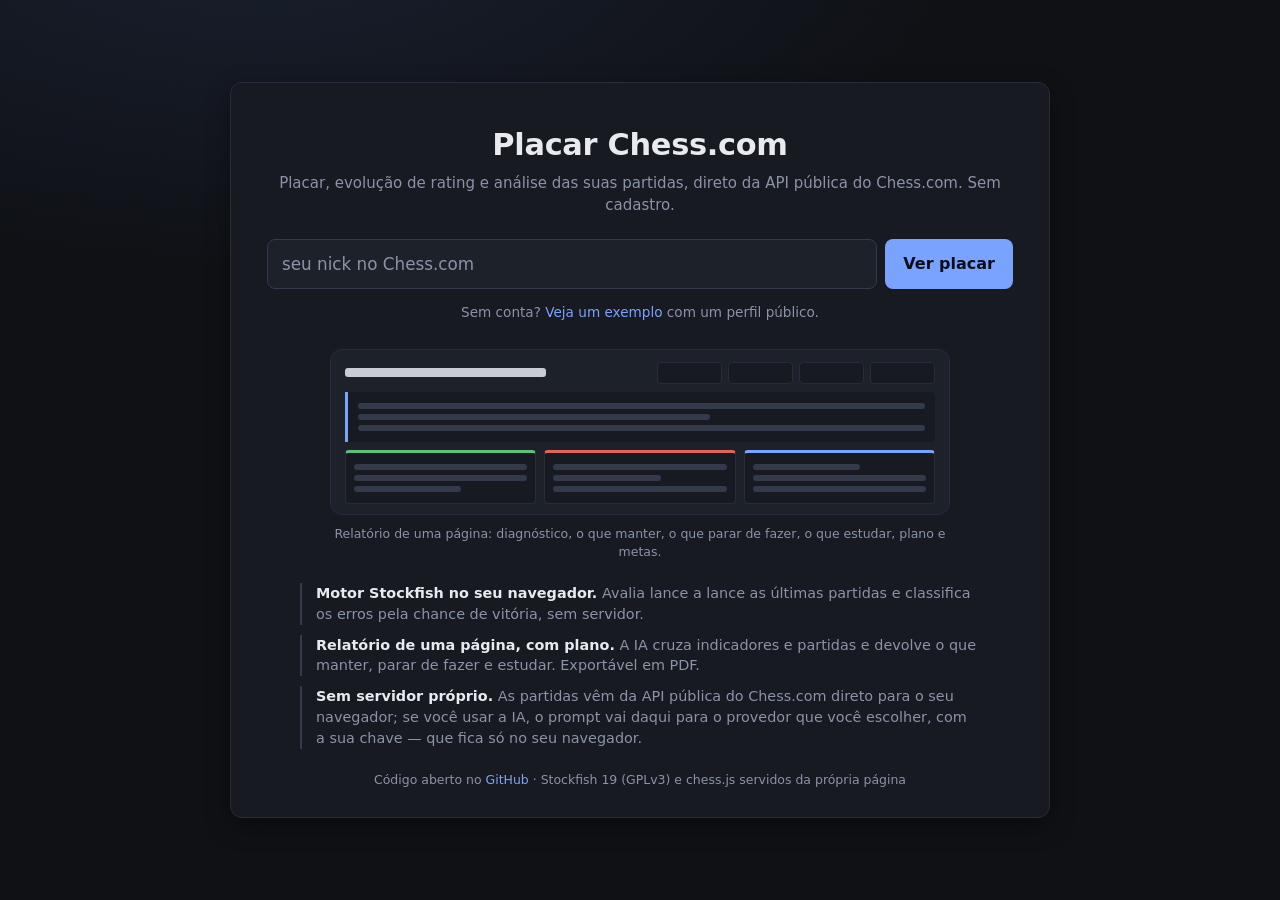
<file: index.html>
<!doctype html>
<html lang="pt-BR">
<head>
<meta charset="utf-8">
<meta name="viewport" content="width=device-width, initial-scale=1">
<title>Placar Chess.com — estatísticas e análise de partidas</title>
<meta name="description" content="Placar, evolução de rating e análise das suas partidas do Chess.com: aberturas, precisão, sessões, tilt e horários. Sem cadastro, direto no navegador.">
<meta name="theme-color" content="#0f1115">
<link rel="canonical" href="https://chess-placar.vercel.app/">
<meta property="og:url" content="https://chess-placar.vercel.app/">
<meta property="og:title" content="Placar Chess.com">
<meta property="og:description" content="Placar, evolução de rating e análise das suas partidas do Chess.com. Sem cadastro, direto no navegador.">
<meta property="og:type" content="website">
<meta property="og:locale" content="pt_BR">
<meta property="og:image" content="https://chess-placar.vercel.app/og.png">
<meta property="og:image:width" content="1200">
<meta property="og:image:height" content="630">
<meta name="twitter:card" content="summary_large_image">
<link rel="icon" href="data:image/svg+xml,<svg xmlns='http://www.w3.org/2000/svg' viewBox='0 0 100 100'><text y='.9em' font-size='90'>♟️</text></svg>">
<link rel="stylesheet" href="css/estilo.css">
</head>
<body>
<main>
  <section id="inicio" class="box">
    <h1>Placar Chess.com</h1>
    <p>Placar, evolução de rating e análise das suas partidas, direto da API pública do Chess.com. Sem cadastro.</p>
    <div class="campo"><input id="nickInicio" placeholder="seu nick no Chess.com" autocomplete="off" spellcheck="false" list="nicks"><button type="button" id="btnInicio">Ver placar</button></div>
    <p class="exemplo">Sem conta? <a href="#" id="exemplo">Veja um exemplo</a> com um perfil público.</p>
    <!-- ilustração do relatório de uma página: só marcação e CSS (sem imagem nem dado real), acompanha o tema -->
    <div class="amostra" aria-hidden="true">
      <div class="amostraCab"><span></span><i></i><i></i><i></i><i></i></div>
      <div class="amostraLede"><b></b><b class="curta"></b><b></b></div>
      <div class="amostraCols"><div class="manter"><b></b><b></b><b class="curta"></b></div><div class="parar"><b></b><b class="curta"></b><b></b></div><div class="estudar"><b class="curta"></b><b></b><b></b></div></div>
    </div>
    <small>Relatório de uma página: diagnóstico, o que manter, o que parar de fazer, o que estudar, plano e metas.</small>
    <ul class="porque">
      <li><b>Motor Stockfish no seu navegador.</b> Avalia lance a lance as últimas partidas e classifica os erros pela chance de vitória, sem servidor.</li>
      <li><b>Relatório de uma página, com plano.</b> A IA cruza indicadores e partidas e devolve o que manter, parar de fazer e estudar. Exportável em PDF.</li>
      <li><b>Sem servidor próprio.</b> As partidas vêm da API pública do Chess.com direto para o seu navegador; se você usar a IA, o prompt vai daqui para o provedor que você escolher, com a sua chave — que fica só no seu navegador.</li>
    </ul>
    <p class="rodapeInicio">Código aberto no <a href="https://github.com/luizspinelli/chess-placar" target="_blank" rel="noopener">GitHub</a> · Stockfish 19 (GPLv3) e chess.js servidos da própria página</p>
  </section>
  <header id="contexto">
    <h1 class="tituloPainel"><button type="button" id="filtrosToggle" aria-expanded="false" aria-controls="f"><span class="rotAmpliar">Placar Chess.com — </span><span id="ctxTexto">Filtros e opções</span><i aria-hidden="true">⌄</i></button></h1>
    <button type="button" id="btnDiag" hidden aria-haspopup="dialog" aria-expanded="false">Diagnóstico</button>
    <button type="button" id="btnLink" title="Copia um link que abre esta página já com estes filtros">Copiar link</button>
    <div class="seg" id="tema"><button type="button" data-tema="escuro">Escuro</button><button type="button" data-tema="claro">Claro</button></div>
  </header>
  <!-- o status vive fora do formulário: com o painel fechado ele continua sendo o único sinal de que a busca anda -->
  <p id="status" role="status"></p>
  <div id="prox"><div id="proxBar"></div><span id="proxTxt"></span></div>
  <form id="f" class="box">
    <div><label for="nick">Nick</label><input id="nick" required autocomplete="off" spellcheck="false" list="nicks"><datalist id="nicks"></datalist>
      <div id="recentes" class="chips"></div></div>
    <div role="group" aria-labelledby="rotPeriodo"><label id="rotPeriodo">Período</label>
      <input type="hidden" id="periodo" value="ano">
      <div class="seg" id="periodoTipo"><button type="button" data-tipo="relativo">Relativo</button><button type="button" data-tipo="absoluto">Absoluto</button></div>
      <div id="relativo">
        <div class="grade"><span>Dias</span><div style="--cols:5"><button type="button" data-p="1d">1</button><button type="button" data-p="3d">3</button><button type="button" data-p="7d">7</button><button type="button" data-p="14d">14</button><button type="button" data-p="30d">30</button></div></div>
        <div class="grade"><span>Meses</span><div><button type="button" data-p="3m">3</button><button type="button" data-p="6m">6</button><button type="button" data-p="12m">12</button></div></div>
        <div class="grade"><span>Calendário</span><div style="--cols:4"><button type="button" data-p="hoje" title="Desde a meia-noite de hoje">Hoje</button><button type="button" data-p="mes" title="Do dia 1º deste mês até agora">Mês</button><button type="button" data-p="mes-1" title="Mês passado inteiro">Anterior</button><button type="button" data-p="ano" title="De 1º de janeiro até agora">Ano</button></div></div>
        <div class="livre"><input id="pNum" type="number" min="1" max="999" placeholder="duração" aria-label="Duração"><select id="pUni" aria-label="Unidade de tempo"><option value="d">dias</option><option value="w">semanas</option><option value="m">meses</option></select></div>
      </div>
    </div>
    <div id="custom" hidden>
      <div><label for="data">Início</label><div class="inline"><input id="data" type="date"><input id="hora" type="time" value="00:00"></div></div>
      <div><label for="dataFim">Fim <small>(opcional)</small></label><div class="inline"><input id="dataFim" type="date"><input id="horaFim" type="time" value="23:59"></div></div>
    </div>
    <div class="inline">
      <label><input type="checkbox" name="tc" value="bullet" checked>bullet</label>
      <label><input type="checkbox" name="tc" value="blitz" checked>blitz</label>
      <label><input type="checkbox" name="tc" value="rapid" checked>rápida</label>
      <label><input type="checkbox" name="tc" value="daily" checked>diária</label>
    </div>
    <div class="inline">
      <label title="Partidas contra bots, treinador (Coach) ou não ranqueadas ficam fora de tudo"><input type="checkbox" id="soHumanos" checked>Ignorar bots e amistosas</label>
      <label title="Compara com o mesmo recorte imediatamente anterior. Vem ligada nos períodos relativos de até ~6 meses; dobra o número de requisições à API."><input type="checkbox" id="comparar">Comparar com período anterior</label>
    </div>
    <div class="inline">
      <label><input type="checkbox" id="auto">Atualizar a cada</label>
      <select id="intervalo">
        <option value="30">30 s</option>
        <option value="60" selected>1 min</option>
        <option value="120">2 min</option>
        <option value="300">5 min</option>
      </select>
    </div>
    <button type="submit" id="btn">Buscar partidas</button>
  </form>

  <section id="placar" class="box">
    <div id="perfil" hidden></div>
    <div id="abas" class="abas" role="tablist" hidden></div>
    <div class="faixa">
      <div class="tally">
        <div><strong id="nw" class="w">0</strong><span>vitórias</span></div>
        <div><strong id="nd" class="d">0</strong><span>empates</span></div>
        <div><strong id="nl" class="l">0</strong><span>derrotas</span></div>
        <div><strong id="nr">0</strong><span>rating</span></div>
      </div>
      <div class="placarInfo">
        <div class="bar"><i class="w"></i><i class="d"></i><i class="l"></i></div>
        <div class="resumo"><span id="rtotal"></span><span id="rpct"></span></div>
        <div class="resumo" id="rating"></div>
        <div class="resumo" id="comparativo" hidden></div>
      </div>
      <div id="resumo" hidden><div id="resumoMini"></div></div>
      <div id="resumoGrafico"></div>
    </div>
  </section>

  <section id="kpis" class="box">
    <h2 class="tituloSecao">Evidência</h2>
    <div class="abasWrap"><div id="abasKpi" class="abas" role="tablist"></div></div>
    <div id="kpiGrid"></div>
  </section>

  <section id="partidas" class="box">
    <button type="button" id="listaToggle" aria-expanded="false" aria-controls="lista">Ver as partidas ▾</button>
    <div class="pag">
      <span id="pagInfo"></span>
      <span class="inline">
        <input id="filtro" placeholder="filtrar adversário" autocomplete="off" spellcheck="false" aria-label="Filtrar partidas por adversário">
        <select id="porPagina"><option value="10">10</option><option value="20" selected>20</option><option value="50">50</option></select>
        <button type="button" id="pagAnt" aria-label="Página anterior">‹</button><span id="pagNum"></span><button type="button" id="pagProx" aria-label="Próxima página">›</button>
        <button type="button" id="csv" title="Baixar as partidas desta modalidade e período em CSV">CSV</button>
      </span>
    </div>
    <ul id="lista"></ul>
  </section>
  <div id="modal">
    <div class="janela">
      <div class="topo"><h2>Rating</h2><div id="modalAbas" class="abas" role="tablist"></div>
        <span id="modalOpcoes" class="inline"><label>eixo</label><select name="eixo"><option value="partidas">por partida</option><option value="tempo">por tempo</option></select><label><input type="checkbox" name="media" checked>média móvel (10)</label><label><input type="checkbox" name="pontos" checked>pontos</label></span>
        <button type="button" class="fechar" id="modalFechar" aria-label="Fechar">✕</button></div>
      <div id="modalResumo"></div>
      <div class="corpo" id="modalCorpo"><div class="tip" id="modalTip"></div></div>
    </div>
  </div>
  <div id="modalAnalise" role="dialog" aria-modal="true" aria-labelledby="anTitulo">
    <div class="janela">
      <div class="topo"><h2 id="anTitulo">Diagnóstico</h2><button type="button" class="fechar" id="anFechar" aria-label="Fechar">✕</button></div>
      <div class="corpo" id="anDestino">
        <section id="analise"><div id="analiseCorpo"></div></section>
      </div>
    </div>
  </div>
  <div id="modalAb">
    <div class="janela">
      <div class="topo"><h2 id="abNome"></h2><button type="button" id="abFechar" aria-label="Fechar">✕</button></div>
      <div class="corpo">
        <img id="abImg" alt="" hidden>
        <p class="aviso" id="abAviso" hidden></p>
        <p class="lances" id="abLances"></p>
        <p class="aviso" id="abLegenda" hidden>a linha que você mais joga nesta abertura</p>
        <a id="abLink" target="_blank" rel="noopener">Ver a abertura no Chess.com →</a>
      </div>
    </div>
  </div>
</main>

<div id="dica" role="tooltip" hidden></div>
<!-- scripts clássicos, em ordem de dependência de carga (app.js por último); sem bundler para continuar abrindo via file:// -->
<script src="js/base.js"></script>
<script src="js/armazem.js"></script>
<script src="js/periodo.js"></script>
<script src="js/aberturas.js"></script>
<script src="vendor/chess.js/chess.js"></script>
<script src="js/motor.js"></script>
<script src="js/erros.js"></script>
<script src="js/indicadores.js"></script>
<script src="js/grafico.js"></script>
<script src="js/ia.js"></script>
<script src="js/partidas.js"></script>
<script src="js/placar.js"></script>
<script src="js/busca.js"></script>
<script src="js/app.js"></script>
</body>
</html>
</file>
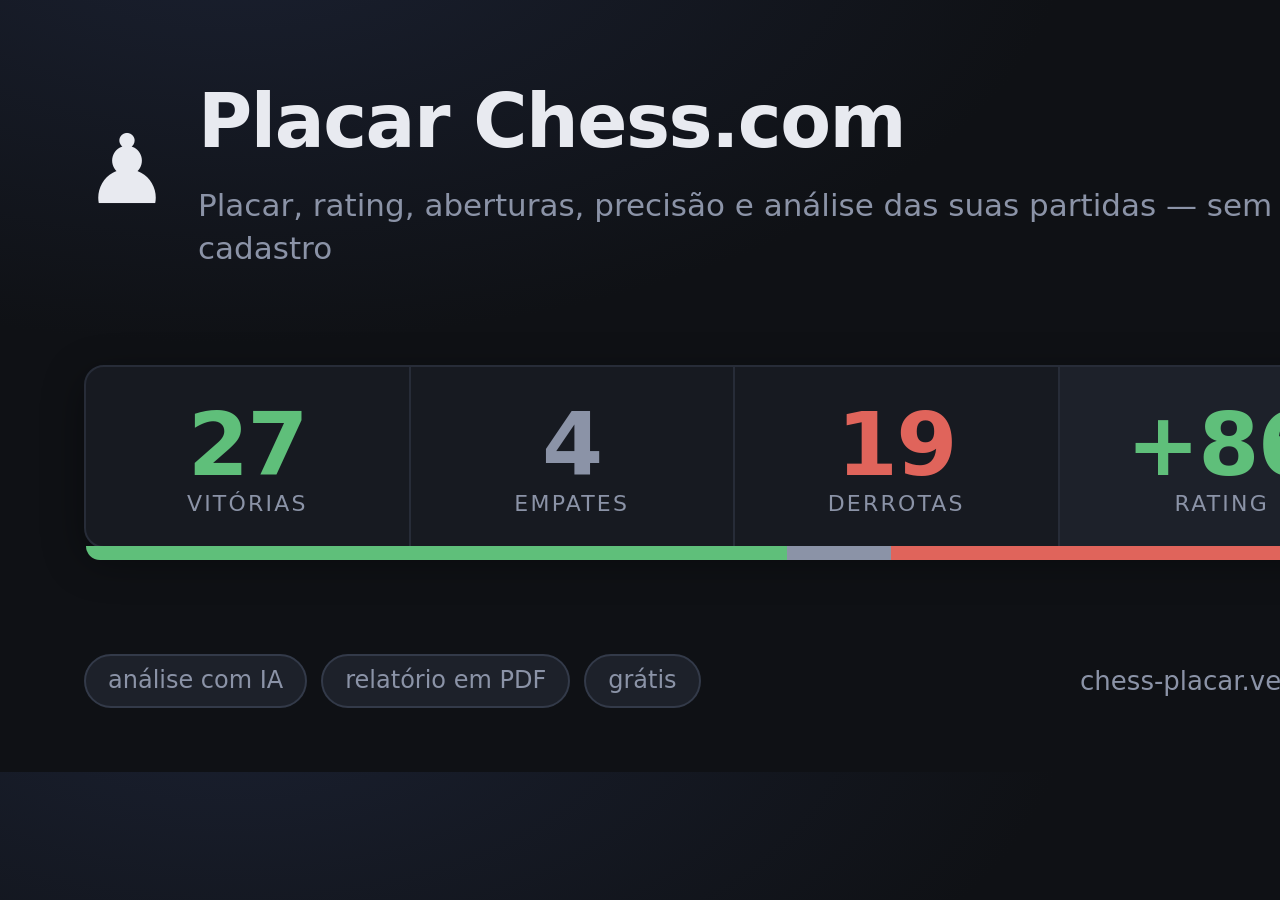
<file: og-card.html>
<!doctype html>
<html lang="pt-BR">
<head>
<meta charset="utf-8">
<style>
  *{margin:0;box-sizing:border-box}
  body{width:1470px;height:772px;overflow:hidden;background:radial-gradient(1400px 700px at 18% -10%,#1a2030 0%,#0f1115 60%);color:#e8eaf0;font:15px/1.4 Inter,system-ui,"Segoe UI",Roboto,sans-serif;display:flex;flex-direction:column;justify-content:space-between;padding:70px 84px 64px}
  .topo{display:flex;align-items:center;gap:28px}
  .peao{font-size:96px;line-height:1}
  h1{font-size:74px;font-weight:800;letter-spacing:-.02em}
  .sub{font-size:31px;color:#8b93a7;margin-top:10px}
  .tally{display:grid;grid-template-columns:repeat(4,1fr);background:#171a21;border:2px solid #272c38;border-radius:20px;overflow:hidden;box-shadow:0 12px 40px rgba(0,0,0,.4)}
  .tally div{padding:34px 12px 26px;text-align:center;border-right:2px solid #272c38}
  .tally div:last-child{border-right:0;background:#1d212a}
  .tally strong{display:block;font-size:88px;font-weight:800;line-height:1;letter-spacing:-.02em;font-variant-numeric:tabular-nums}
  .tally span{color:#8b93a7;font-size:22px;text-transform:uppercase;letter-spacing:.1em}
  .w{color:#5fbf7a}.l{color:#e0645b}.d{color:#8b93a7}.r{color:#5fbf7a}
  .bar{display:flex;height:14px;border-radius:0 0 18px 18px;overflow:hidden;margin:-2px 2px 0}
  .bar i{height:100%}
  .rodape{display:flex;justify-content:space-between;align-items:center;color:#8b93a7;font-size:26px}
  .chips{display:flex;gap:14px}
  .chips span{padding:8px 22px;border:2px solid #333a49;border-radius:999px;background:#1d212a;font-size:24px}
</style>
</head>
<body>
  <div class="topo">
    <div class="peao">♟️</div>
    <div>
      <h1>Placar Chess.com</h1>
      <div class="sub">Placar, rating, aberturas, precisão e análise das suas partidas — sem cadastro</div>
    </div>
  </div>
  <div>
    <div class="tally">
      <div><strong class="w">27</strong><span>vitórias</span></div>
      <div><strong class="d">4</strong><span>empates</span></div>
      <div><strong class="l">19</strong><span>derrotas</span></div>
      <div><strong class="r">+86</strong><span>rating</span></div>
    </div>
    <div class="bar"><i style="flex:27;background:#5fbf7a"></i><i style="flex:4;background:#8b93a7"></i><i style="flex:19;background:#e0645b"></i></div>
  </div>
  <div class="rodape">
    <div class="chips"><span>análise com IA</span><span>relatório em PDF</span><span>grátis</span></div>
    <div>chess-placar.vercel.app</div>
  </div>
</body>
</html>
</file>
<file: css/estilo.css>
:root{
  --bg:#0f1115;--surface:#171a21;--surface2:#1d212a;--border:#272c38;--border2:#333a49;
  --text:#e8eaf0;--muted:#8b93a7;--win:#5fbf7a;--loss:#e0645b;--draw:#8b93a7;--accent:#7aa2ff;--amber:#f0a35e;
  --sobreAccent:#0b0e14;--r:12px;--shadow:0 8px 24px rgba(0,0,0,.35)
}
html[data-tema=claro]{
  --bg:#f3f4f8;--surface:#ffffff;--surface2:#f0f2f7;--border:#e2e5ee;--border2:#cfd4e0;
  --text:#161a23;--muted:#6b7385;--win:#2f9e5a;--loss:#d0463c;--draw:#7b8497;--accent:#3b6fe8;--amber:#d9862c;--sobreAccent:#ffffff;
  --shadow:0 6px 20px rgba(20,30,60,.08)
}
*{box-sizing:border-box}
html,body{height:100%;overflow:hidden}
/* exceção à casca: a tela inicial é mais alta que a viewport em telas baixas e precisa rolar */
html:has(body.inicio),body.inicio{height:auto;overflow:visible}
body.inicio main{height:auto;min-height:100vh}
html[data-tema=claro] body{background:radial-gradient(1200px 600px at 20% -10%,#e6ebf7 0%,var(--bg) 60%)}
html[data-tema=claro] input[type=date],html[data-tema=claro] input[type=time]{color-scheme:light}
html[data-tema=claro] .achado p{color:#3b4150}
html[data-tema=claro] .relatorio{color:#2b3140}
html[data-tema=claro] .kpi .spark:hover{background:rgba(0,0,0,.03)}
html[data-tema=claro] .abas button:hover{background:rgba(0,0,0,.04)}
html[data-tema=claro] #modal{background:rgba(20,26,40,.45)}
.seg{display:flex;gap:4px;padding:3px;background:var(--surface2);border:1px solid var(--border2);border-radius:8px}
.seg button{flex:1;padding:5px 8px;font-size:.8rem;background:none;color:var(--muted);border-radius:6px}
.seg button.ativa{background:var(--surface);color:var(--text);box-shadow:0 1px 3px rgba(0,0,0,.25)}
.seg button:hover{filter:none;color:var(--text)}
body{margin:0;background:radial-gradient(1200px 600px at 20% -10%,#1a2030 0%,var(--bg) 60%);color:var(--text);font:15px/1.45 Inter,system-ui,-apple-system,"Segoe UI",Roboto,sans-serif;-webkit-font-smoothing:antialiased}
/* painel de altura fixa: a página nunca rola; quem rola são as colunas, cada uma por dentro.
   A casca ocupa 100% da largura e da altura da viewport. */
main{position:relative;display:grid;
  grid-template-columns:minmax(0,2.6fr) minmax(300px,1fr);
  grid-template-rows:auto auto auto auto minmax(0,1fr);
  grid-template-areas:"ctx ctx" "st st" "prox prox" "cab cab" "evid part";
  gap:12px;height:100%;width:100%;padding:12px;min-height:0}
#contexto{grid-area:ctx}
#status{grid-area:st}
#prox{grid-area:prox}
#placar{grid-area:cab}
#kpis{grid-area:evid}
#partidas{grid-area:part}
body:not(.listaAberta) main{
  grid-template-columns:minmax(0,1fr);
  grid-template-rows:auto auto auto auto minmax(0,1fr) auto;
  grid-template-areas:"ctx" "st" "prox" "cab" "evid" "part"}
body:not(.listaAberta) #partidas{overflow:visible}
body:not(.listaAberta) #partidas .pag,body:not(.listaAberta) #lista{display:none}
/* cada coluna rola por dentro; a linha da grade e que limita a altura (minmax(0,1fr) + min-height:0) */
h1{font-size:1.25rem;font-weight:700;letter-spacing:-.01em;margin:0 0 14px}
#inicio{display:none;grid-column:1/-1;grid-row:1/-1;align-self:center;justify-self:center;max-width:820px;width:100%;padding:40px 36px 28px;text-align:center}
body.inicio main{grid-template-columns:1fr;grid-template-areas:"inicio"}
body.inicio #inicio{display:block}
body.inicio form,body.inicio #contexto,body.inicio #status,body.inicio #prox,body.inicio #placar,body.inicio #kpis,body.inicio #partidas{display:none!important}
#inicio h1{font-size:1.9rem;margin-bottom:6px}
#inicio p{color:var(--muted);margin:0 0 22px}
#inicio .campo{display:flex;gap:8px}
#inicio .campo input{flex:1;padding:12px 14px;font-size:1.05rem}
#inicio .campo button{padding:12px 18px;font-size:1rem}
#inicio .exemplo{margin:14px 0 0;font-size:.85rem}
#inicio .erro{color:var(--loss);font-size:.85rem;margin-top:10px}
/* tela inicial reforçada: mostrar em vez de descrever — uma miniatura do relatório desenhada em CSS, três argumentos e o rodapé */
#inicio .amostra{margin:26px auto 0;max-width:620px;padding:12px 14px 10px;background:var(--surface2);border:1px solid var(--border);border-radius:var(--r);text-align:left}
#inicio .amostra b{display:block;height:6px;border-radius:3px;background:var(--border2);margin:5px 0}
#inicio .amostra b.curta{width:62%}
#inicio .amostraCab{display:flex;gap:6px;align-items:center;margin-bottom:8px}
#inicio .amostraCab span{width:34%;height:9px;border-radius:3px;background:var(--text);opacity:.85;margin-right:auto}
#inicio .amostraCab i{width:11%;height:22px;border-radius:4px;background:var(--surface);border:1px solid var(--border)}
#inicio .amostraLede{padding:6px 10px;border-left:3px solid var(--accent);background:var(--surface);border-radius:0 4px 4px 0;margin-bottom:8px}
#inicio .amostraCols{display:grid;grid-template-columns:repeat(3,1fr);gap:8px}
#inicio .amostraCols>div{padding:6px 8px;background:var(--surface);border:1px solid var(--border);border-top:3px solid var(--border2);border-radius:4px}
#inicio .amostraCols .manter{border-top-color:var(--win)}#inicio .amostraCols .parar{border-top-color:var(--loss)}#inicio .amostraCols .estudar{border-top-color:var(--accent)}
#inicio .amostra+small{display:block;max-width:620px;margin:10px auto 0;color:var(--muted);text-align:center}
#inicio .porque{list-style:none;padding:0;margin:22px auto 0;max-width:680px;text-align:left;display:grid;gap:10px}
#inicio .porque li{font-size:.9rem;color:var(--muted);padding-left:14px;border-left:2px solid var(--border2)}
#inicio .porque li b{color:var(--text)}
#inicio .rodapeInicio{margin:22px 0 0;font-size:.78rem;color:var(--muted)}
#inicio .rodapeInicio a{color:var(--accent)}
h2{font-size:.72rem;font-weight:600;text-transform:uppercase;letter-spacing:.1em;color:var(--muted);margin:0 0 10px}
.box{background:var(--surface);border:1px solid var(--border);border-radius:var(--r);box-shadow:var(--shadow)}
/* barra de contexto: o que esta na tela em uma linha, e a porta para os filtros */
#contexto{display:flex;align-items:center;gap:8px;padding:0}
.tituloPainel{flex:1;min-width:0;margin:0;display:flex}
#contexto #filtrosToggle{flex:1;min-width:0;display:flex;align-items:center;gap:8px;padding:7px 14px;background:var(--surface);color:var(--text);border:1px solid var(--border);box-shadow:var(--shadow);text-align:left;font-weight:600}
#ctxTexto{overflow:hidden;text-overflow:ellipsis;white-space:nowrap}
#contexto #filtrosToggle i{margin-left:auto;font-style:normal;color:var(--muted);transition:transform .15s}
body.filtrosAbertos #contexto #filtrosToggle i{transform:rotate(180deg)}
#contexto #btnDiag,#contexto #btnLink{padding:7px 12px;font-size:.8rem;background:var(--surface2);color:var(--text);border:1px solid var(--border2)}
#contexto #btnDiag{font-weight:700}
#contexto #btnDiag .sinal{font-style:normal;margin-right:6px}
#contexto #btnDiag.alerta{border-color:var(--loss)}#contexto #btnDiag.alerta .sinal{color:var(--loss)}
#contexto #btnDiag.atencao{border-color:var(--amber)}#contexto #btnDiag.atencao .sinal{color:var(--amber)}
#contexto #btnDiag.bom{border-color:var(--win)}#contexto #btnDiag.bom .sinal{color:var(--win)}
/* painel de filtros: sobrepõe o conteúdo em vez de empurrá-lo, para a leitura não saltar ao abrir e fechar */
form{position:absolute;top:56px;left:12px;width:min(calc(100% - 24px),860px);z-index:29;display:none;gap:12px 16px;padding:18px;min-width:0;align-content:start;max-height:calc(100vh - 80px);overflow-y:auto;grid-template-columns:repeat(auto-fill,minmax(230px,1fr));align-items:start}
body.filtrosAbertos form{display:grid}
form #btn{grid-column:1/-1}
form>*,#custom>*{min-width:0}
[hidden]{display:none!important}
label{display:block;font-weight:600;font-size:.8rem;color:var(--muted);margin-bottom:4px}
input,select{font:inherit;color:var(--text);background:var(--surface2);border:1px solid var(--border2);border-radius:8px;outline:none;transition:border-color .15s,box-shadow .15s}
input:not([type=checkbox]),select{width:100%;min-width:0;padding:8px 10px}
input:focus,select:focus{border-color:var(--accent);box-shadow:0 0 0 3px rgba(122,162,255,.18)}
select{appearance:none;background-image:linear-gradient(45deg,transparent 50%,var(--muted) 50%),linear-gradient(135deg,var(--muted) 50%,transparent 50%);background-position:calc(100% - 16px) 55%,calc(100% - 11px) 55%;background-size:5px 5px;background-repeat:no-repeat;padding-right:28px}
input::placeholder{color:var(--muted);opacity:1}
/* o ícone nativo do date/time vira alvo de clique transparente sobre o nosso */
input[type=date],input[type=time]{color-scheme:dark;position:relative;padding-right:28px;background-repeat:no-repeat;background-position:calc(100% - 9px) center;background-size:15px}
input[type=date]{background-image:url("data:image/svg+xml,<svg xmlns='http://www.w3.org/2000/svg' viewBox='0 0 16 16' fill='none' stroke='%238b93a7' stroke-width='1.4' stroke-linecap='round'><rect x='2.2' y='3.4' width='11.6' height='10.4' rx='2.2'/><path d='M2.2 6.9h11.6M5.6 1.9v2.4M10.4 1.9v2.4'/></svg>")}
input[type=time]{background-image:url("data:image/svg+xml,<svg xmlns='http://www.w3.org/2000/svg' viewBox='0 0 16 16' fill='none' stroke='%238b93a7' stroke-width='1.4' stroke-linecap='round'><circle cx='8' cy='8' r='5.9'/><path d='M8 4.5V8l2.5 1.7'/></svg>")}
html[data-tema=claro] input[type=date]{background-image:url("data:image/svg+xml,<svg xmlns='http://www.w3.org/2000/svg' viewBox='0 0 16 16' fill='none' stroke='%236b7385' stroke-width='1.4' stroke-linecap='round'><rect x='2.2' y='3.4' width='11.6' height='10.4' rx='2.2'/><path d='M2.2 6.9h11.6M5.6 1.9v2.4M10.4 1.9v2.4'/></svg>")}
html[data-tema=claro] input[type=time]{background-image:url("data:image/svg+xml,<svg xmlns='http://www.w3.org/2000/svg' viewBox='0 0 16 16' fill='none' stroke='%236b7385' stroke-width='1.4' stroke-linecap='round'><circle cx='8' cy='8' r='5.9'/><path d='M8 4.5V8l2.5 1.7'/></svg>")}
input[type=date]::-webkit-calendar-picker-indicator,input[type=time]::-webkit-calendar-picker-indicator{position:absolute;right:0;top:0;width:28px;height:100%;margin:0;padding:0;opacity:0;cursor:pointer}
input[type=number]{appearance:textfield}
input[type=number]::-webkit-inner-spin-button,input[type=number]::-webkit-outer-spin-button{appearance:none;margin:0}
input:-webkit-autofill{-webkit-text-fill-color:var(--text);-webkit-box-shadow:0 0 0 40px var(--surface2) inset;caret-color:var(--text)}
input[type=checkbox]{appearance:none;position:relative;flex:0 0 auto;width:16px;height:16px;margin:0 6px 0 0;vertical-align:middle;border:1px solid var(--border2);border-radius:4px;background:var(--surface2);cursor:pointer}
input[type=checkbox]:hover{border-color:var(--accent)}
input[type=checkbox]:checked{background:var(--accent);border-color:var(--accent)}
input[type=checkbox]:checked::after{content:'';position:absolute;left:4.5px;top:1.5px;width:4px;height:8px;border:solid var(--sobreAccent);border-width:0 2px 2px 0;transform:rotate(42deg)}
.inline{display:flex;flex-wrap:wrap;gap:6px 14px;align-items:center}
.inline label{font-weight:500;color:var(--text);margin:0;font-size:.85rem}
.inline select{width:auto}
.chips{display:flex;flex-wrap:wrap;gap:6px;margin-top:8px}
.chips span{display:inline-flex;align-items:center;gap:6px;padding:3px 10px;border:1px solid var(--border2);border-radius:999px;background:var(--surface2);font-size:.8rem;cursor:pointer;transition:border-color .15s}
.chips span:hover{border-color:var(--accent)}
.chips i{font-style:normal;color:var(--muted);padding:0 2px}
.chips i:hover{color:var(--loss)}
#relativo{display:grid;gap:6px;margin-top:8px}
.grade>span{display:block;font-size:.66rem;text-transform:uppercase;letter-spacing:.08em;font-weight:600;color:var(--muted);margin-bottom:3px}
.grade>div{display:grid;gap:4px;grid-template-columns:repeat(var(--cols,3),1fr)}
.grade button{padding:5px 4px;font-size:.8rem;font-weight:500;background:var(--surface2);color:var(--muted);border:1px solid var(--border2);white-space:nowrap;overflow:hidden;text-overflow:ellipsis}
.grade button:hover{filter:none;border-color:var(--accent);color:var(--text)}
.grade button.ativa{background:var(--accent);border-color:var(--accent);color:var(--sobreAccent);font-weight:600}
.livre{display:flex;gap:6px;margin-top:2px}
.livre input{flex:1 1 0}
.livre select{flex:0 0 108px;width:auto}
#custom{display:grid;gap:10px}
#custom .inline{flex-wrap:nowrap}
#custom input[type=time]{flex:0 0 100px}
#custom input[type=date]{flex:1 1 0}
button{padding:10px 14px;font:inherit;font-weight:600;background:var(--accent);color:var(--sobreAccent);border:0;border-radius:8px;cursor:pointer;transition:filter .15s,transform .05s}
button:hover{filter:brightness(1.08)}
button:active{transform:translateY(1px)}
button:disabled{opacity:.45;cursor:default;filter:none}
#status{color:var(--muted);margin:0;font-size:.85rem;padding:0 2px}
#status:empty{display:none}
#status.error{color:var(--loss);font-weight:600}
#prox{display:none;position:relative;height:22px;border:1px solid var(--border2);border-radius:999px;background:var(--surface2);overflow:hidden}
#proxBar{position:absolute;inset:0;width:0;background:linear-gradient(90deg,rgba(122,162,255,.35),rgba(122,162,255,.15));transition:width 1s linear}
#proxTxt{position:relative;display:block;text-align:center;font-size:.75rem;line-height:20px;color:var(--muted)}

#placar{display:none;overflow:hidden;min-height:0}
.faixa{display:flex;align-items:stretch;gap:0}
.faixa .tally{flex:0 0 auto;width:clamp(240px,24vw,340px)}
.faixa .tally div{display:flex;flex-direction:column;align-items:center;justify-content:center;gap:2px}
.placarInfo{flex:1;min-width:0;display:flex;flex-direction:column;justify-content:center;gap:0;border-left:1px solid var(--border);padding:2px 0}
.placarInfo .bar{order:-1}
#resumo{flex:1 1 380px;min-width:0;border-left:1px solid var(--border);display:flex;align-items:center;padding:6px 10px}
#resumoMini{width:100%}
#resumoGrafico{flex:0 0 clamp(200px,22vw,340px);min-width:0;border-left:1px solid var(--border);display:flex;align-items:center;padding:4px 10px}
#resumoGrafico svg{max-height:88px}
/* na faixa do cabeçalho o cartão é estreito: o nome da modalidade já está na barra de contexto e nas abas */
#resumoGrafico .ratingCard{width:100%;min-width:0;overflow:hidden}
#resumoGrafico .spark{min-width:0}
#resumoGrafico .tcNome{display:none}
#resumoGrafico .cab{gap:8px;flex-wrap:nowrap}
#resumoGrafico .stats{gap:8px;font-size:.78rem;min-width:0}
/* na faixa do cabeçalho o botão é só o ícone, discreto: o gráfico inteiro já é clicável */
#resumoGrafico .ampliar{padding:2px 6px;font-size:.9rem;line-height:1;background:none;border:0;color:var(--muted);opacity:.55;white-space:nowrap}
#resumoGrafico .ampliar:hover{opacity:1;color:var(--accent);background:none;border:0;filter:none}
#resumoGrafico .rotAmpliar{position:absolute;width:1px;height:1px;overflow:hidden;clip-path:inset(50%);white-space:nowrap}
#resumoGrafico:empty{display:none}
.abas{display:flex;flex-wrap:nowrap;overflow-x:auto;scrollbar-width:thin;gap:4px;padding:8px 10px;border-bottom:1px solid var(--border);background:var(--surface2);flex:0 0 auto}
.abas button{background:none;color:var(--muted);padding:6px 12px;font-weight:600;font-size:.82rem;white-space:nowrap;flex:0 0 auto;border-radius:8px}
.abas button:hover{color:var(--text);background:rgba(255,255,255,.04);filter:none}
.abas button.ativa{background:var(--surface);color:var(--text);box-shadow:inset 0 0 0 1px var(--border2)}
#abas button{text-transform:capitalize}
#abas button small{color:var(--muted);font-weight:500;margin-left:2px}
.abasWrap{display:flex;align-items:stretch;border-bottom:1px solid var(--border);background:var(--surface2);flex:0 0 auto}
.abasWrap #abasKpi{flex:1;border-bottom:0}
/* nunca rola: a barra escondida deixava Análise/Resultados/Rating fora da tela em colunas estreitas */
#abasKpi{gap:0;padding:0;justify-content:center;flex-wrap:wrap;overflow-x:visible}
#abasSel{display:none}
.grupoAbas{display:flex;flex-direction:column;align-items:center;padding:6px 14px 8px;border-right:1px solid var(--border)}
.grupoAbas:last-child{border-right:0}
.grupoAbas .grupoAba{font-size:.66rem;text-transform:uppercase;letter-spacing:.1em;color:var(--muted);padding:0 4px;margin-bottom:4px;white-space:nowrap;text-align:center}
.grupoAbas .botoes{display:flex;gap:4px;flex-wrap:wrap;justify-content:center}
#perfil{display:flex;align-items:center;gap:12px;padding:7px 14px;border-bottom:1px solid var(--border);flex-wrap:wrap}
#perfil img,#perfil .avatarVazio{width:48px;height:48px;border-radius:10px;object-fit:cover;background:var(--surface2)}
#perfil .avatarVazio{display:flex;align-items:center;justify-content:center;font-weight:700;font-size:1.3rem;color:var(--muted);border:1px solid var(--border2)}
#perfil .quem{display:flex;flex-direction:column;min-width:0}
#perfil .nome{font-weight:700;font-size:1.05rem;display:flex;align-items:center;gap:8px}
#perfil .titulo{font-size:.7rem;font-weight:700;padding:1px 6px;border-radius:4px;background:var(--amber);color:#1a1200}
#perfil .sub{color:var(--muted);font-size:.8rem}
#perfil .hist{margin-left:auto;display:flex;gap:18px;font-size:.8rem;color:var(--muted);font-variant-numeric:tabular-nums;flex-wrap:wrap}
#perfil .hist b{display:block;color:var(--text);font-size:1rem;line-height:1.1}
#perfil .hist a{color:inherit}
.tally{display:grid;grid-template-columns:repeat(4,1fr)}
.tally div{padding:8px 6px 6px;text-align:center;border-right:1px solid var(--border)}
.tally div:last-child{border-right:0;background:var(--surface2)}
.tally strong{display:block;font-size:1.55rem;font-weight:700;line-height:1;letter-spacing:-.02em;font-variant-numeric:tabular-nums}
.tally span{color:var(--muted);font-size:.75rem;text-transform:uppercase;letter-spacing:.08em}
.w{color:var(--win)}.l{color:var(--loss)}.d{color:var(--draw)}
.bar{display:flex;height:6px;border-top:1px solid var(--border)}
.bar i{height:100%}
.bar .w{background:var(--win)}.bar .d{background:var(--draw)}.bar .l{background:var(--loss)}
.resumo{padding:8px 14px;border-top:1px solid var(--border);display:flex;flex-wrap:wrap;gap:4px 16px;color:var(--muted);font-size:.85rem}
.kpi td a{color:inherit;text-decoration:none;border-bottom:1px dotted var(--border2);cursor:pointer}
.kpi td a:hover{color:var(--accent);border-bottom-color:var(--accent)}
.resumo b,.kpi b{color:var(--text)}
#comparativo{background:var(--surface2);font-size:.8rem;gap:4px 14px}
#comparativo .cmpTitulo{font-size:.68rem;text-transform:uppercase;letter-spacing:.08em}
#comparativo i{font-style:normal;font-variant-numeric:tabular-nums}

#kpis{display:none;flex-direction:column;min-height:0;overflow:hidden;container-type:inline-size}
/* o relatório: achados automáticos e o bloco da IA, em seção própria em vez de uma aba entre dez */

#analiseCorpo{display:grid;grid-template-columns:repeat(3,minmax(0,1fr));gap:10px;align-items:start}
#analiseCorpo .ia{grid-column:1/-1}
.tituloSecao{padding:14px 16px 0;margin:0}
#kpis>.tituloSecao{padding:14px 16px 10px}
#resumoGrafico svg{width:100%;display:block}
#resumoMini{display:grid;grid-template-columns:repeat(4,minmax(0,1fr));gap:8px}
.mini{padding:12px 14px;background:var(--surface2);border:1px solid var(--border);border-radius:10px;min-width:0}
.mini h2{margin:0 0 6px}
.mini .val{font-size:1.25rem;font-weight:700;font-variant-numeric:tabular-nums;line-height:1.2}
.mini .sub{font-size:.8rem;color:var(--muted)}
.forma{display:flex;gap:5px;margin:4px 0 6px}
.forma i{width:14px;height:14px;border-radius:50%}
.forma i.w{background:var(--win)}.forma i.l{background:var(--loss)}.forma i.d{background:var(--draw)}
.ajuda{display:inline-flex;align-items:center;justify-content:center;width:15px;height:15px;border-radius:50%;border:1px solid var(--border2);color:var(--muted);font-size:.65rem;font-weight:700;margin-left:6px;cursor:help;vertical-align:middle;text-transform:none;letter-spacing:0}
.ajuda:hover{color:var(--accent);border-color:var(--accent)}
#dica{position:absolute;z-index:50;padding:10px 12px;font-size:.82rem;line-height:1.45;color:var(--text);background:var(--surface);border:1px solid var(--border2);border-radius:var(--r);box-shadow:var(--shadow)}
#listaToggle{display:block;width:100%;text-align:left;padding:10px 14px;background:var(--surface);color:var(--text);font-weight:600;border:0;border-radius:var(--r)}
body.listaAberta #listaToggle{border-bottom:1px solid var(--border);border-radius:var(--r) var(--r) 0 0}
#kpiGrid{flex:1;overflow-y:auto;overflow-x:hidden;min-height:0;display:flex;flex-wrap:wrap;align-content:flex-start;align-items:flex-start;gap:12px}
.kpi{padding:14px 16px;min-width:0;background:var(--surface);border-right:1px solid var(--border);border-bottom:1px solid var(--border)}
.kpi.box{border-width:0 1px 1px 0;border-radius:0;box-shadow:none}
#kpiGrid{background:transparent}
.kpi.span2{grid-column:span 2}
.kpi table{width:100%;border-collapse:collapse;font-size:.85rem}
.kpi td{padding:4px 0;border-top:1px solid var(--border);vertical-align:middle}
.kpi tr:first-child td{border-top:0}
.kpi td+td{text-align:right;white-space:nowrap;padding-left:8px;font-variant-numeric:tabular-nums}
.kpi td small,small{color:var(--muted)}
.pct{display:inline-block;width:56px;height:6px;border-radius:999px;vertical-align:middle;margin-right:8px;background:var(--border2);overflow:hidden}
.pct i{display:block;height:100%;background:var(--win);border-radius:999px}
.kpi svg{width:100%;height:60px;display:block}
.distBar{display:flex;height:22px;margin-bottom:8px;border-radius:6px;overflow:hidden;background:var(--surface2)}
.distBar span{display:flex;align-items:center;justify-content:center;height:100%;min-width:3px;font-size:.7rem;font-weight:700;color:var(--bg)}
.distBar span+span{border-left:2px solid var(--surface)}
.heatWrap{overflow-x:auto;margin-top:6px}
.heat{display:grid;grid-template-columns:auto repeat(24,1fr);gap:2px;font-size:.62rem;color:var(--muted);align-items:center;min-width:430px}
.heat span{text-align:center;white-space:nowrap;padding-right:3px}
.heat i{display:block;height:15px;min-width:0;border-radius:2px;background:var(--surface2)}
.kpi .spark{cursor:zoom-in;border-radius:8px;transition:background .15s;margin-top:6px}
.kpi .spark:hover{background:rgba(255,255,255,.03)}
.ratingCard+.ratingCard{margin-top:14px;padding-top:12px;border-top:1px solid var(--border)}
.ratingCard .cab{display:flex;align-items:center;gap:14px;flex-wrap:wrap}
.ratingCard .tcNome{font-weight:600;text-transform:capitalize}
.ratingCard .stats{display:flex;gap:14px;font-size:.85rem;color:var(--muted);font-variant-numeric:tabular-nums}
.ratingCard .stats b{color:var(--text)}
.ratingCard .ampliar{margin-left:auto;padding:5px 10px;font-size:.78rem;background:var(--surface2);color:var(--text);border:1px solid var(--border2)}
.ratingCard .ampliar:hover{border-color:var(--accent);color:var(--accent);filter:none}
.kpi h3{font-size:.8rem;margin:0 0 4px;font-weight:600}
.motivos{display:grid;grid-template-columns:repeat(3,minmax(0,1fr));gap:0 14px}
.achado{border-left:3px solid var(--draw)}
.achado p{margin:0;font-size:.88rem;color:#c9cdd8}
.achado h2{color:var(--text);text-transform:none;letter-spacing:0;font-size:.9rem}
.achado.alerta{border-left-color:var(--loss)}.achado.atencao{border-left-color:var(--amber)}.achado.bom{border-left-color:var(--win)}
.achado .icone{display:inline-block;width:1.2em}
.ia{grid-column:1/-1;border-left:3px solid var(--accent)}
/* barra de ação: botão, PDF, resumo da configuração e o link que abre/fecha o painel */
.ia .acao{display:flex;flex-wrap:wrap;gap:8px 12px;align-items:center}
.ia .acao .resumoCfg{color:var(--muted);font-size:.82rem}
.ia .acao button,.ia .cfg button{padding:7px 12px;font-size:.85rem}
.ia button.secundario{background:var(--surface2);color:var(--text);border:1px solid var(--border2)}
.ia button.link{background:none;border:0;color:var(--accent);padding:0;font-size:.82rem;font-weight:600;cursor:pointer}
.ia button.link:hover{filter:none;text-decoration:underline}
/* painel de configuração: provedor, chave, modelo, lembrar, motor e a explicação — recolhido quando já há chave */
.ia .cfg{display:flex;flex-wrap:wrap;gap:8px;align-items:center;margin:12px 0 4px;padding:12px;border:1px solid var(--border);border-radius:var(--r);background:var(--surface2)}
.ia .cfg input{width:auto;flex:1 1 200px;padding:6px 10px;font-size:.85rem;background:var(--surface)}
.ia .cfg select.modelo{width:auto;flex:0 1 auto;max-width:240px;padding:6px 28px 6px 10px;font-size:.85rem;background:var(--surface)}
.ia .cfg .explica{flex-basis:100%;color:var(--muted);line-height:1.45}
.ia .cfg .explica a{color:var(--muted)}
.ia .cfg .lembrar{display:inline-flex;align-items:center;font-weight:500;color:var(--muted);font-size:.82rem;margin:0;white-space:nowrap;cursor:pointer}
.ia .cfg .lembrar:hover{color:var(--text)}
.ia .cfg #motorControles{flex-basis:100%}
.ia .cfg .motorCfg{display:flex;flex-wrap:wrap;gap:8px;align-items:center;padding-top:10px;border-top:1px solid var(--border)}
.ia .cfg .rotulo{font-size:.7rem;text-transform:uppercase;letter-spacing:.1em;color:var(--muted);font-weight:600}
.ia .status{margin:8px 0 0;font-size:.85rem;color:var(--muted)}
.ia .barra{height:6px;border-radius:999px;background:var(--border2);overflow:hidden;margin:12px 0 0}
.ia .barra i{display:block;height:100%;background:var(--accent);transition:width .4s}
/* relatório de uma página (relatorioIA): cabeçalho com números, diagnóstico em destaque e as seções em duas fileiras de
   três colunas — manter · parar · estudar, plano · regras · acompanhar. Seções fora do esperado caem em .resto, em colunas. */
.relatorio{font-size:.86rem;line-height:1.45;color:#d5d9e2;margin-top:14px}
/* cabeçalho: título em cima e os números numa faixa de blocos iguais que ocupa a largura toda — em tela larga, título à esquerda e
   números à direita deixavam o meio vazio */
.relatorio .cabecalho{display:flex;flex-direction:column;gap:10px}
.relatorio .cabecalho h3{font-size:1.05rem;margin:0;color:var(--text)}
.relatorio .cabecalho small{color:var(--muted)}
.relatorio .numeros{display:grid;grid-template-columns:repeat(auto-fit,minmax(150px,1fr));gap:10px}
.relatorio .numeros>div{padding:8px 12px;background:var(--surface2);border:1px solid var(--border);border-radius:var(--r)}
.relatorio .numeros>div>b{display:block;font-size:1.3rem;line-height:1.1;color:var(--text)}
.relatorio .numeros small{font-size:.72rem;color:var(--muted)}
.relatorio .lede{display:grid;gap:14px;margin:12px 0 0;padding:10px 14px;border-left:3px solid var(--accent);background:var(--surface2);border-radius:0 var(--r) var(--r) 0;font-size:.9rem}
.relatorio .lede.comMudou{grid-template-columns:2fr 1fr}
.relatorio .tres{display:grid;grid-template-columns:repeat(3,minmax(0,1fr));gap:12px;margin-top:12px}
.relatorio .tres section,.relatorio .resto section{padding:10px 12px;background:var(--surface2);border:1px solid var(--border);border-top:3px solid var(--border2);border-radius:var(--r)}
.relatorio .manter{border-top-color:var(--win)!important}.relatorio .parar{border-top-color:var(--loss)!important}.relatorio .estudar{border-top-color:var(--accent)!important}
.relatorio .resto{columns:28rem;column-gap:12px;margin-top:12px}
.relatorio .resto section{display:inline-block;width:100%;box-sizing:border-box;break-inside:avoid;margin-bottom:12px}
.relatorio section h3{font-size:.74rem;text-transform:uppercase;letter-spacing:.08em;color:var(--muted);margin:0 0 6px}
.relatorio p{margin:4px 0;max-width:75ch}
.relatorio ol,.relatorio ul{margin:2px 0;padding-left:18px}
.relatorio li{margin:3px 0}
.relatorio section>:last-child{margin-bottom:0}
.ia .erro{color:var(--amber);font-size:.85rem;margin:8px 0 0}

#partidas{display:none;flex-direction:column;min-height:0;overflow:hidden}
.pag{display:flex;justify-content:space-between;align-items:center;gap:8px;padding:8px 14px;background:var(--surface2);border-bottom:1px solid var(--border);font-size:.82rem;color:var(--muted);flex:0 0 auto}
.pag button{padding:3px 10px;line-height:1.2;background:var(--surface);color:var(--text);border:1px solid var(--border2)}
.pag input{width:130px;padding:3px 8px;font-size:.8rem}
.pag #pagInfo{white-space:nowrap}
.pag select{padding:3px 24px 3px 8px;font-size:.8rem}
#lista{list-style:none;margin:0;padding:0 14px;overflow-y:auto;min-height:0}
#lista li{display:grid;grid-template-columns:12px 1fr auto;gap:12px;align-items:center;padding:10px 0;border-bottom:1px solid var(--border)}
#lista li:last-child{border-bottom:0}
.pip{width:10px;height:10px;border-radius:50%}
.pip.w{background:var(--win);box-shadow:0 0 8px rgba(95,191,122,.5)}.pip.l{background:var(--loss);box-shadow:0 0 8px rgba(224,100,91,.5)}.pip.d{background:var(--draw)}
.meta{text-align:right;color:var(--muted);font-size:.8rem;line-height:1.35;font-variant-numeric:tabular-nums}
.meta b{color:var(--text)}
a{color:var(--accent);text-decoration:none}
a:hover{text-decoration:underline}
::-webkit-scrollbar{width:10px;height:10px}::-webkit-scrollbar-thumb{background:var(--border2);border-radius:999px;border:2px solid var(--surface)}::-webkit-scrollbar-track{background:transparent}

#modalAb{display:none;position:fixed;inset:0;z-index:51;background:rgba(5,7,10,.7);backdrop-filter:blur(4px);padding:24px;align-items:center;justify-content:center}
#modalAb.aberto{display:flex}
#modalAb .janela{width:min(100%,440px);max-height:100%;overflow:auto;background:var(--surface);border:1px solid var(--border2);border-radius:var(--r);box-shadow:var(--shadow)}
#modalAb .topo{display:flex;justify-content:space-between;align-items:center;gap:12px;padding:8px 14px;border-bottom:1px solid var(--border);background:var(--surface2)}
#modalAb .topo h2{margin:0;font-size:.92rem;color:var(--text);text-transform:none;letter-spacing:0}
#modalAb .topo button{padding:4px 10px;background:var(--surface);color:var(--text);border:1px solid var(--border2)}
#modalAb .corpo{display:grid;gap:10px;justify-items:center;padding:12px}
#modalAb img{width:100%;max-width:380px;aspect-ratio:1;border-radius:8px;background:var(--surface2)}
#modalAb .lances{margin:0;font-size:.9rem;font-variant-numeric:tabular-nums;text-align:center}
#modalAb .aviso{margin:0;font-size:.82rem;color:var(--muted);text-align:center}
#modalAb .corpo a{font-size:.85rem;color:var(--accent);text-decoration:none}
#modalAb .corpo a:hover{text-decoration:underline}
#modal,#modalAnalise{display:none;position:fixed;inset:0;z-index:50;background:rgba(5,7,10,.7);backdrop-filter:blur(4px);padding:24px}
#modal.aberto,#modalAnalise.aberto{display:flex;flex-direction:column}
#modal .janela,#modalAnalise .janela{flex:1;display:flex;flex-direction:column;background:var(--surface);border:1px solid var(--border2);border-radius:var(--r);min-height:0;box-shadow:var(--shadow);overflow:hidden}
#modal .topo,#modalAnalise .topo{display:flex;justify-content:space-between;align-items:center;gap:12px;padding:8px 14px;border-bottom:1px solid var(--border);background:var(--surface2)}
#modal .topo h2,#modalAnalise .topo h2{margin:0}
#modalResumo{padding:5px 14px;font-size:.82rem;color:var(--muted);background:var(--surface2);border-bottom:1px solid var(--border);font-variant-numeric:tabular-nums}
#modalResumo:empty{display:none}
#modal .topo .abas{border:0;background:none;padding:0}
#modal .topo .inline{margin-left:auto;font-size:.82rem}
#modal .topo .inline label{font-weight:500}
#modal .topo .inline select{padding:3px 24px 3px 8px;font-size:.8rem}
#modal .topo button.fechar,#modalAnalise .topo button.fechar{padding:4px 10px;background:var(--surface);color:var(--text);border:1px solid var(--border2)}
#modal .corpo{flex:1;min-height:0;position:relative;padding:12px}
#modalAnalise .corpo{flex:1;min-height:0;overflow-y:auto;padding:0}
/* em tela cheia a seção perde a moldura e os achados voltam a três colunas */
#modalAnalise #analise{padding:16px 20px}
@media(max-width:1100px){#modalAnalise #analiseCorpo{grid-template-columns:1fr}}
#modal svg{width:100%;height:100%;display:block;font-family:inherit}
#modal .tip{position:absolute;pointer-events:none;background:var(--surface2);border:1px solid var(--border2);border-radius:8px;padding:6px 10px;font-size:.82rem;display:none;white-space:nowrap;box-shadow:var(--shadow)}

/* modo avançado no desktop: a página rola, a lista de partidas vai para baixo dos indicadores e o grid de cards
   ganha a largura toda. O grid tem 12 trilhas: card normal ocupa 4 (3 por linha) e o .span2 ocupa 6 (metade) — assim
   dois cards largos seguidos dividem a linha em vez de deixar um terço vazio; acima de 1700 px o normal ocupa 3 (4 por
   linha). `dense` deixa um card pequeno preencher o buraco que sobrar. */
/* 12 trilhas + `dense`: dois cards largos seguidos dividem a linha em vez de o segundo pular e deixar
   um terço vazio, e um card pequeno preenche o buraco que sobrar. `align-items:start` impede que um card
   de duas linhas seja esticado à altura do vizinho — era moldura vazia, não conteúdo. */
/* Flex em vez de grid: com trilhas fixas, uma linha que mistura card largo (6 de 12) com normal (4 de 12)
   deixa 2 trilhas mortas, e a última linha incompleta sempre sobra — eram 16% a 67% de vazio por aba.
   Com `flex:1 1 <base>` os cards da linha crescem para fechar a largura sempre. Medido nas nove abas:
   cobertura média de 72% para 88%, zero linhas furadas. `flex-start` mantém cada card na sua altura,
   em vez de esticá-lo à do vizinho — aquilo era moldura vazia, não conteúdo. */
@container (min-width:560px){
  #kpiGrid{display:flex;flex-wrap:wrap;align-content:flex-start;align-items:flex-start}
  #kpiGrid .kpi{flex:1 1 360px;min-width:0}
  #kpiGrid .kpi.span2{flex:2 1 740px}
}
/* tablet: coluna única rolável, filtros recolhíveis, form em várias colunas */
@media(max-width:1100px){
  .relatorio .tres{grid-template-columns:repeat(2,minmax(0,1fr))} .relatorio .tres section:last-child:nth-child(odd){grid-column:1/-1}
  html,body{height:auto;overflow:visible}
  main{display:flex;flex-direction:column;height:auto;min-height:100vh;padding:12px;gap:12px}
  #kpis,#kpiGrid,#partidas,#lista{overflow:visible;min-height:0}
  .faixa{flex-wrap:wrap}
  .faixa .tally{flex:1 1 100%;width:auto}
  .placarInfo,#resumo,#resumoGrafico{flex:1 1 100%;border-left:0;border-top:1px solid var(--border)}
  #resumoMini{grid-template-columns:repeat(2,minmax(0,1fr))}
  main,body:not(.listaAberta) main{grid-template-columns:none;grid-template-rows:none;grid-template-areas:none}
  /* a barra quebra em duas linhas: o rótulo (h1, que é o item flex — não o botão dentro dele) na primeira,
     Diagnóstico + Copiar link + tema na segunda. O painel de filtros vira `fixed` logo abaixo da barra: `absolute`
     ficava ancorado no topo do documento e, com a página rolada, abria fora da tela. `--ctxAlt` é a base da barra
     na viewport, gravada por `filtros()` ao abrir. */
  #contexto{flex-wrap:wrap;position:sticky;top:0;z-index:30;background:var(--bg)}
  #contexto .tituloPainel{flex:1 1 100%}
  #contexto #btnDiag{flex:1}
  form{position:fixed;top:var(--ctxAlt,96px);max-height:calc(100vh - var(--ctxAlt,96px) - 10px);max-height:calc(100dvh - var(--ctxAlt,96px) - 10px)}
  body.inicio main{min-height:100vh;justify-content:center}
  body.inicio #inicio{margin:0 auto}
  .abas{scrollbar-width:none}
  .abas::-webkit-scrollbar{display:none}
}
/* celular */
@media(max-width:820px){
  .relatorio .tres{grid-template-columns:1fr} .relatorio .tres section:last-child:nth-child(odd){grid-column:auto} .relatorio .lede.comMudou{grid-template-columns:1fr} .relatorio .numeros{grid-template-columns:repeat(2,minmax(0,1fr))}
  main{padding:10px;gap:10px}
  /* painel de filtros compacto: cada linha a mais é rolagem até o Buscar; o nome do app sai do rótulo (fica só para leitor de tela) */
  form{grid-template-columns:1fr;gap:8px;padding:14px;left:10px;width:calc(100% - 20px)}
  form label{font-size:.82rem;margin-bottom:3px}
  #relativo{gap:4px;margin-top:6px} .livre{margin-top:0}
  form .inline{gap:4px 12px}
  #filtrosToggle .rotAmpliar{position:absolute;width:1px;height:1px;overflow:hidden;clip-path:inset(50%);white-space:nowrap}
  #contexto #filtrosToggle{padding:8px 12px;font-size:1rem}
  #contexto #btnDiag,#contexto #btnLink{padding:7px 10px;white-space:nowrap;font-size:.76rem} #contexto #tema button{padding:5px 7px;font-size:.76rem}   /* os três cabem numa linha em 390 px */
  /* configuração da IA: os parágrafos longos de explicação ficam para o desktop; aqui só os controles e o link da chave */
  .ia .cfg .motorCfg .explica,.ia .cfg>.explica:last-of-type{display:none}
  .tally strong{font-size:1.9rem}
  .tally div{padding:10px 4px 8px}
  .tally span{font-size:.65rem}
  #perfil{gap:10px;padding:10px 12px}
  #perfil .hist{margin-left:0;width:100%;gap:12px}
  #perfil .hist b{font-size:.9rem}
  .resumo{font-size:.78rem;padding:6px 10px}
  /* as abas em quatro linhas comiam 200 px a cada troca: no celular a barra vira um <select> com os grupos */
  .abasWrap{flex-wrap:nowrap;align-items:center;padding:8px;gap:8px}
  .abasWrap{position:sticky;top:0;z-index:4}
  .abasWrap #abasKpi{flex:1 1 auto;padding:0;justify-content:flex-start;min-width:0}
  .abasWrap #abasKpi .grupoAbas{display:none}
  #abasSel{display:block;width:100%;padding:9px 32px 9px 12px;font-size:.9rem;font-weight:600}
  /* lista recolhida por padrão; cabeçalho da paginação em duas linhas */
  .pag #pagInfo{flex-basis:100%}
  .pag .inline{width:100%;display:flex;flex-wrap:wrap;gap:6px;align-items:center}
  /* mapa de calor cabe na largura; os números vêm pelo toque */
  .heatWrap{overflow:visible}
  .heat{min-width:0;font-size:.5rem;gap:1px}
  .heat i{height:11px}
  .heat span{padding-right:2px}
  .motivos{grid-template-columns:1fr;gap:8px}
  .abas button{padding:8px 12px}
  .grade button{padding:8px 4px}
  .chips span{padding:6px 12px}
  /* abaixo de 16px o iOS dá zoom ao focar o campo */
  form input,form select,.pag input,#inicio input{font-size:16px}
  #resumo{padding:12px}
  #resumoMini{grid-template-columns:repeat(2,minmax(0,1fr));gap:8px}
  .mini{padding:10px}
  .ratingCard .cab{gap:8px}
  .ratingCard .stats{gap:8px;font-size:.78rem}
  #lista li{grid-template-columns:12px 1fr;gap:6px 10px}
  .meta{grid-column:2;text-align:left}
  .pag{flex-wrap:wrap;gap:6px}
  .pag input{width:auto;flex:1 1 150px;min-width:0}
  #modal,#modalAnalise{padding:0}
  #modal .janela,#modalAnalise .janela{border-radius:0;border:0}
  #modal .topo{flex-wrap:wrap;gap:6px;padding:6px 44px 6px 8px;position:relative}
  #modal .topo .inline{margin-left:0;width:100%;justify-content:space-between}
  #modal .topo button.fechar{position:absolute;top:6px;right:8px}
  #modal .corpo{padding:4px}
  #modal svg{min-height:55vh}
  .ia .cfg input{flex-basis:100%}
  #inicio{padding:28px 18px}
  #inicio .campo{flex-direction:column}
  #inicio .amostraCols{grid-template-columns:1fr} #inicio .amostraCab i:nth-child(n+4){display:none}
}
/* telas estreitas: KPIs em coluna única */
@media(max-width:600px){
  .kpi,.kpi.span2{flex:1 1 100%}
}
</file>
